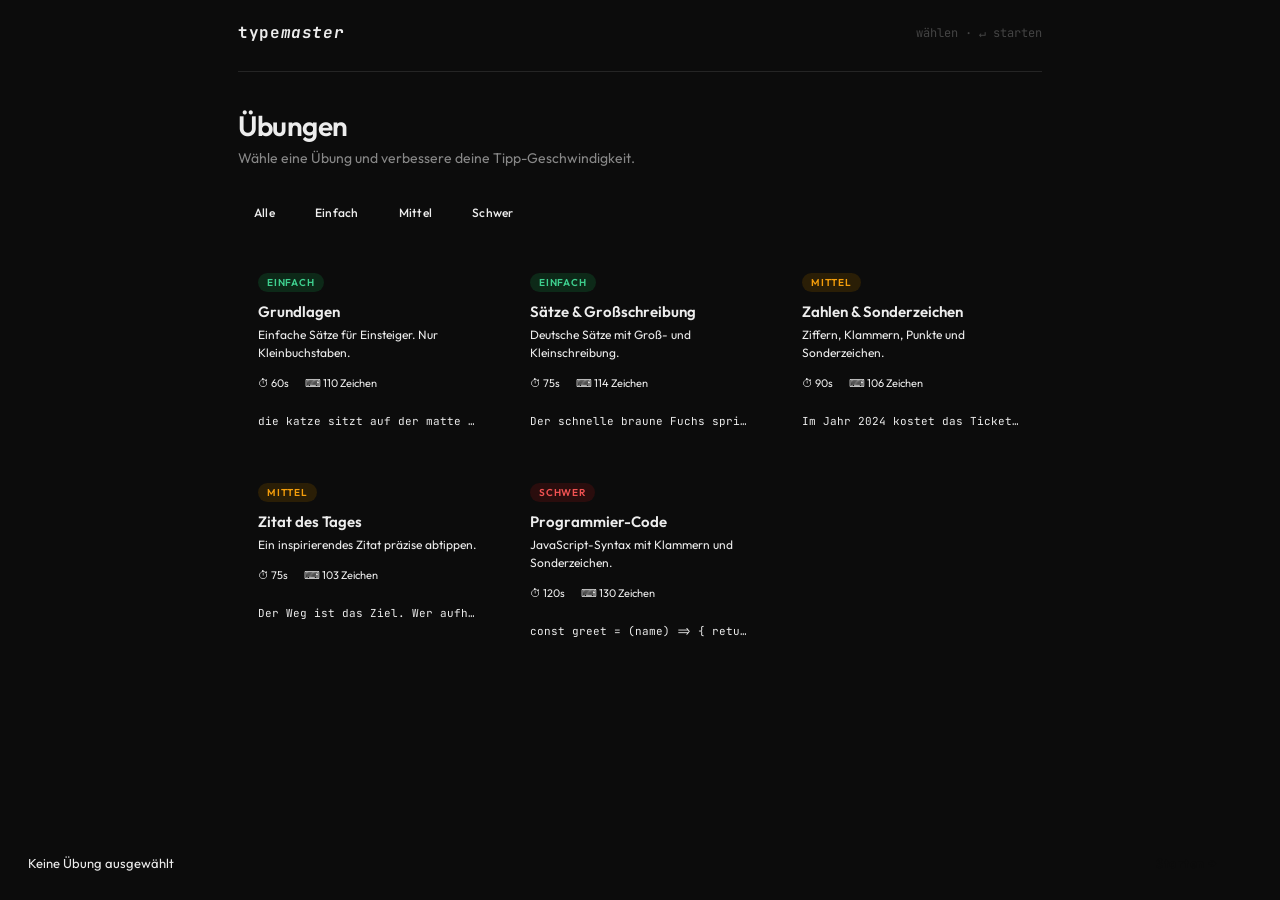
<file: index.html>
<!DOCTYPE html>
<html lang="de">
<head>
  <meta charset="UTF-8">
  <meta name="viewport" content="width=device-width, initial-scale=1.0">
  <title>TypeMaster — Übungsauswahl</title>
  <link rel="stylesheet" href="style.css">
  <style>
    .filter-bar { display:flex; gap:8px; margin-bottom:24px; flex-wrap:wrap; }
    .fbtn {
      padding:6px 16px; border-radius:20px; font-size:12px; font-weight:500;
      border:1px solid var(--b); background:transparent; color:var(--t2);
      cursor:pointer; transition:all var(--tr); letter-spacing:.02em;
    }
    .fbtn:hover { border-color:var(--bh); color:var(--t); }
    .fbtn.active { background:var(--bg3); border-color:var(--bh); color:var(--t); }
    .ex-grid { display:grid; grid-template-columns:repeat(auto-fill,minmax(250px,1fr)); gap:12px; margin-bottom:32px; }
    .ex-card {
      background:var(--bg1); border:1px solid var(--b); border-radius:var(--r);
      padding:20px; cursor:pointer; transition:border-color var(--tr),background var(--tr);
      user-select:none; position:relative;
    }
    .ex-card:hover { border-color:var(--bh); background:var(--bg2); }
    .ex-card.selected { border-color:var(--green); background:var(--bg2); }
    .ex-card.selected::after {
      content:'✓'; position:absolute; top:14px; right:16px;
      width:20px; height:20px; border-radius:50%; background:var(--green);
      color:#0a0a0a; font-size:11px; font-weight:700;
      display:flex; align-items:center; justify-content:center;
    }
    .badge {
      display:inline-block; font-size:10px; font-weight:600;
      letter-spacing:.08em; padding:3px 9px; border-radius:20px;
      text-transform:uppercase; margin-bottom:10px;
    }
    .badge-easy   { background:#0d2918; color:#3ecf8e; }
    .badge-medium { background:#2a1e06; color:#f59e0b; }
    .badge-hard   { background:#2a0d0d; color:#f05252; }
    .ex-title { font-size:15px; font-weight:600; color:var(--t); margin-bottom:5px; padding-right:24px; }
    .ex-desc  { font-size:12px; color:var(--t2); line-height:1.5; margin-bottom:14px; }
    .ex-meta  { display:flex; gap:16px; font-size:11px; color:var(--t3); }
    .ex-preview {
      margin-top:12px; padding-top:12px; border-top:1px solid var(--b);
      font-family:var(--mono); font-size:11px; color:var(--t3);
      white-space:nowrap; overflow:hidden; text-overflow:ellipsis;
    }
    .bottom-bar {
      position:sticky; bottom:0; background:var(--bg);
      border-top:1px solid var(--b); padding:14px 28px;
      display:flex; align-items:center; justify-content:space-between; gap:16px;
    }
    .sel-info { font-size:13px; color:var(--t2); }
    .sel-info strong { color:var(--t); }
    .btn-start {
      padding:11px 28px; background:var(--t); color:var(--bg);
      border-radius:var(--rs); font-size:13px; font-weight:600;
      letter-spacing:.04em; border:none; cursor:pointer;
      transition:background var(--tr); min-width:130px;
    }
    .btn-start:hover { background:#c8c8c8; }
    .btn-start:active { transform:scale(.98); }
    .btn-start:disabled { opacity:.35; cursor:default; }
  </style>
</head>
<body>

<div style="max-width:860px;margin:0 auto;padding:0 28px 140px;">
  <nav class="topnav">
    <div class="logo">type<em>master</em></div>
    <div class="nav-hint">wählen · ↵ starten</div>
  </nav>
  <h1 class="page-title">Übungen</h1>
  <p class="page-sub">Wähle eine Übung und verbessere deine Tipp-Geschwindigkeit.</p>
  <div class="filter-bar">
    <button class="fbtn active" data-filter="all">Alle</button>
    <button class="fbtn" data-filter="easy">Einfach</button>
    <button class="fbtn" data-filter="medium">Mittel</button>
    <button class="fbtn" data-filter="hard">Schwer</button>
  </div>
  <div class="ex-grid" id="ex-grid"></div>
</div>

<div class="bottom-bar">
  <div class="sel-info" id="sel-info">Keine Übung ausgewählt</div>
  <button class="btn-start" id="btn-start" disabled>Starten →</button>
</div>

<script>
const EXERCISES = [
  { id:1, title:"Grundlagen", description:"Einfache Sätze für Einsteiger. Nur Kleinbuchstaben.", level:"easy", time:60,
    text:"die katze sitzt auf der matte und schläft tief und fest die sonne scheint durch das fenster und wärmt den raum" },
  { id:2, title:"Sätze & Großschreibung", description:"Deutsche Sätze mit Groß- und Kleinschreibung.", level:"easy", time:75,
    text:"Der schnelle braune Fuchs springt über den faulen Hund. Morgen wird das Wetter besser. Wir treffen uns am Bahnhof." },
  { id:3, title:"Zahlen & Sonderzeichen", description:"Ziffern, Klammern, Punkte und Sonderzeichen.", level:"medium", time:90,
    text:"Im Jahr 2024 kostet das Ticket 14,50 Euro. Ruf uns an: +49 (0)89 123-456! Bestellung #7821 vom 03.11.2024." },
  { id:4, title:"Zitat des Tages", description:"Ein inspirierendes Zitat präzise abtippen.", level:"medium", time:75,
    text:"Der Weg ist das Ziel. Wer aufhört besser zu werden, hat aufgehört gut zu sein. Übung macht den Meister." },
  { id:5, title:"Programmier-Code", description:"JavaScript-Syntax mit Klammern und Sonderzeichen.", level:"hard", time:120,
    text:"const greet = (name) => { return 'Hallo, ' + name + '!'; }; const nums = [1, 2, 3].filter(n => n > 1); console.log(greet('Welt'));" }
];

let selectedId = null;
let activeFilter = 'all';

function renderGrid() {
  const grid = document.getElementById('ex-grid');
  const list = activeFilter === 'all' ? EXERCISES : EXERCISES.filter(e => e.level === activeFilter);
  if (!list.length) { grid.innerHTML = '<p style="color:var(--t3);padding:20px 0;font-size:14px;">Keine Übungen.</p>'; return; }
  grid.innerHTML = list.map(ex => `
    <div class="ex-card ${ex.id === selectedId ? 'selected' : ''}" data-id="${ex.id}" tabindex="0" role="button">
      <span class="badge badge-${ex.level}">${ex.level==='easy'?'Einfach':ex.level==='medium'?'Mittel':'Schwer'}</span>
      <div class="ex-title">${ex.title}</div>
      <div class="ex-desc">${ex.description}</div>
      <div class="ex-meta"><span>⏱ ${ex.time}s</span><span>⌨ ${ex.text.length} Zeichen</span></div>
      <div class="ex-preview">${ex.text.substring(0,55)}…</div>
    </div>`).join('');
  grid.querySelectorAll('.ex-card').forEach(c => {
    c.addEventListener('click', () => selectEx(+c.dataset.id));
    c.addEventListener('keydown', e => { if (e.key==='Enter'||e.key===' ') selectEx(+c.dataset.id); });
  });
}

function selectEx(id) {
  selectedId = id;
  const ex = EXERCISES.find(e => e.id === id);
  document.getElementById('btn-start').disabled = false;
  document.getElementById('sel-info').innerHTML = `<strong>${ex.title}</strong> — ${ex.time}s · ${ex.text.length} Zeichen`;
  renderGrid();
}

document.querySelectorAll('.fbtn').forEach(b => b.addEventListener('click', () => {
  document.querySelectorAll('.fbtn').forEach(x => x.classList.remove('active'));
  b.classList.add('active'); activeFilter = b.dataset.filter; renderGrid();
}));

document.getElementById('btn-start').addEventListener('click', () => {
  if (selectedId === null) return;
  sessionStorage.setItem('tm_exercise', JSON.stringify(EXERCISES.find(e => e.id === selectedId)));
  window.location.href = 'type.html';
});

document.addEventListener('keydown', e => { if (e.key==='Enter' && selectedId!==null) document.getElementById('btn-start').click(); });

renderGrid();
</script>
</body>
</html>
</file>
<file: style.css>
@import url('https://fonts.googleapis.com/css2?family=JetBrains+Mono:wght@400;500;700&family=Outfit:wght@300;400;500;600&display=swap');

/* ─── RESET & BASE ─────────────────────────────────────────── */
*, *::before, *::after { box-sizing: border-box; margin: 0; padding: 0; }

:root {
  --bg:        #0c0c0c;
  --bg-1:      #111111;
  --bg-2:      #171717;
  --bg-3:      #1e1e1e;
  --border:    #252525;
  --border-hi: #333333;
  --text:      #ededed;
  --text-2:    #888888;
  --text-3:    #444444;
  --green:     #3ecf8e;
  --red:       #f05252;
  --amber:     #f59e0b;
  --mono:      'JetBrains Mono', monospace;
  --sans:      'Outfit', sans-serif;
  --radius:    10px;
  --radius-sm: 6px;
  --trans:     0.15s ease;
}

html { font-size: 16px; }
body {
  background: var(--bg);
  color: var(--text);
  font-family: var(--sans);
  font-weight: 400;
  min-height: 100vh;
  -webkit-font-smoothing: antialiased;
  -moz-osx-font-smoothing: grayscale;
}

a { color: inherit; text-decoration: none; }
button { font-family: var(--sans); cursor: pointer; border: none; outline: none; }
input { font-family: var(--sans); outline: none; }

/* ─── SCROLLBAR ─────────────────────────────────────────────── */
::-webkit-scrollbar { width: 4px; }
::-webkit-scrollbar-track { background: var(--bg); }
::-webkit-scrollbar-thumb { background: var(--border-hi); border-radius: 2px; }

/* ─── LAYOUT ────────────────────────────────────────────────── */
.page {
  max-width: 860px;
  margin: 0 auto;
  padding: 0 20px 60px;
}

/* ─── TOPNAV ────────────────────────────────────────────────── */
.topnav {
  display: flex;
  align-items: center;
  justify-content: space-between;
  padding: 22px 0 28px;
  border-bottom: 1px solid var(--border);
  margin-bottom: 36px;
}
.logo {
  font-family: var(--mono);
  font-size: 16px;
  font-weight: 700;
  letter-spacing: 0.04em;
  color: var(--text);
}
.logo span { color: var(--green); }
.nav-hint {
  font-size: 12px;
  color: var(--text-3);
  font-family: var(--mono);
}

/* ─── BUTTONS ───────────────────────────────────────────────── */
.btn {
  display: inline-flex;
  align-items: center;
  justify-content: center;
  gap: 8px;
  padding: 11px 24px;
  border-radius: var(--radius-sm);
  font-size: 13px;
  font-weight: 500;
  letter-spacing: 0.04em;
  transition: background var(--trans), color var(--trans), opacity var(--trans);
  cursor: pointer;
  border: none;
}
.btn-primary {
  background: var(--text);
  color: var(--bg);
}
.btn-primary:hover { background: #c8c8c8; }
.btn-primary:active { transform: scale(0.98); }

.btn-ghost {
  background: transparent;
  color: var(--text-2);
  border: 1px solid var(--border);
}
.btn-ghost:hover { border-color: var(--border-hi); color: var(--text); background: var(--bg-2); }

.btn-full { width: 100%; }

/* ─── BADGE / LEVEL ─────────────────────────────────────────── */
.badge {
  display: inline-block;
  font-size: 10px;
  font-weight: 600;
  letter-spacing: 0.08em;
  padding: 3px 9px;
  border-radius: 20px;
  text-transform: uppercase;
}
.badge-easy   { background: #0d2918; color: #3ecf8e; }
.badge-medium { background: #2a1e06; color: #f59e0b; }
.badge-hard   { background: #2a0d0d; color: #f05252; }

/* ─── CARD ──────────────────────────────────────────────────── */
.card {
  background: var(--bg-1);
  border: 1px solid var(--border);
  border-radius: var(--radius);
  padding: 20px;
  transition: border-color var(--trans);
}
.card:hover { border-color: var(--border-hi); }

/* ─── STAT PILL ─────────────────────────────────────────────── */
.stat-pill {
  display: flex;
  align-items: center;
  gap: 6px;
  font-size: 12px;
  color: var(--text-3);
}
.stat-pill svg { opacity: 0.5; }

/* ─── PROGRESS BAR ──────────────────────────────────────────── */
.progress-track {
  height: 2px;
  background: var(--bg-3);
  border-radius: 2px;
  overflow: hidden;
}
.progress-fill {
  height: 100%;
  background: var(--green);
  border-radius: 2px;
  transition: width 0.3s ease;
  width: 0%;
}

/* ─── PAGE TITLE ────────────────────────────────────────────── */
.page-title {
  font-size: 28px;
  font-weight: 600;
  letter-spacing: -0.5px;
  color: var(--text);
  margin-bottom: 6px;
}
.page-sub {
  font-size: 14px;
  color: var(--text-2);
  margin-bottom: 32px;
}

/* ─── DIVIDER ───────────────────────────────────────────────── */
.divider {
  height: 1px;
  background: var(--border);
  margin: 24px 0;
}
</file>
